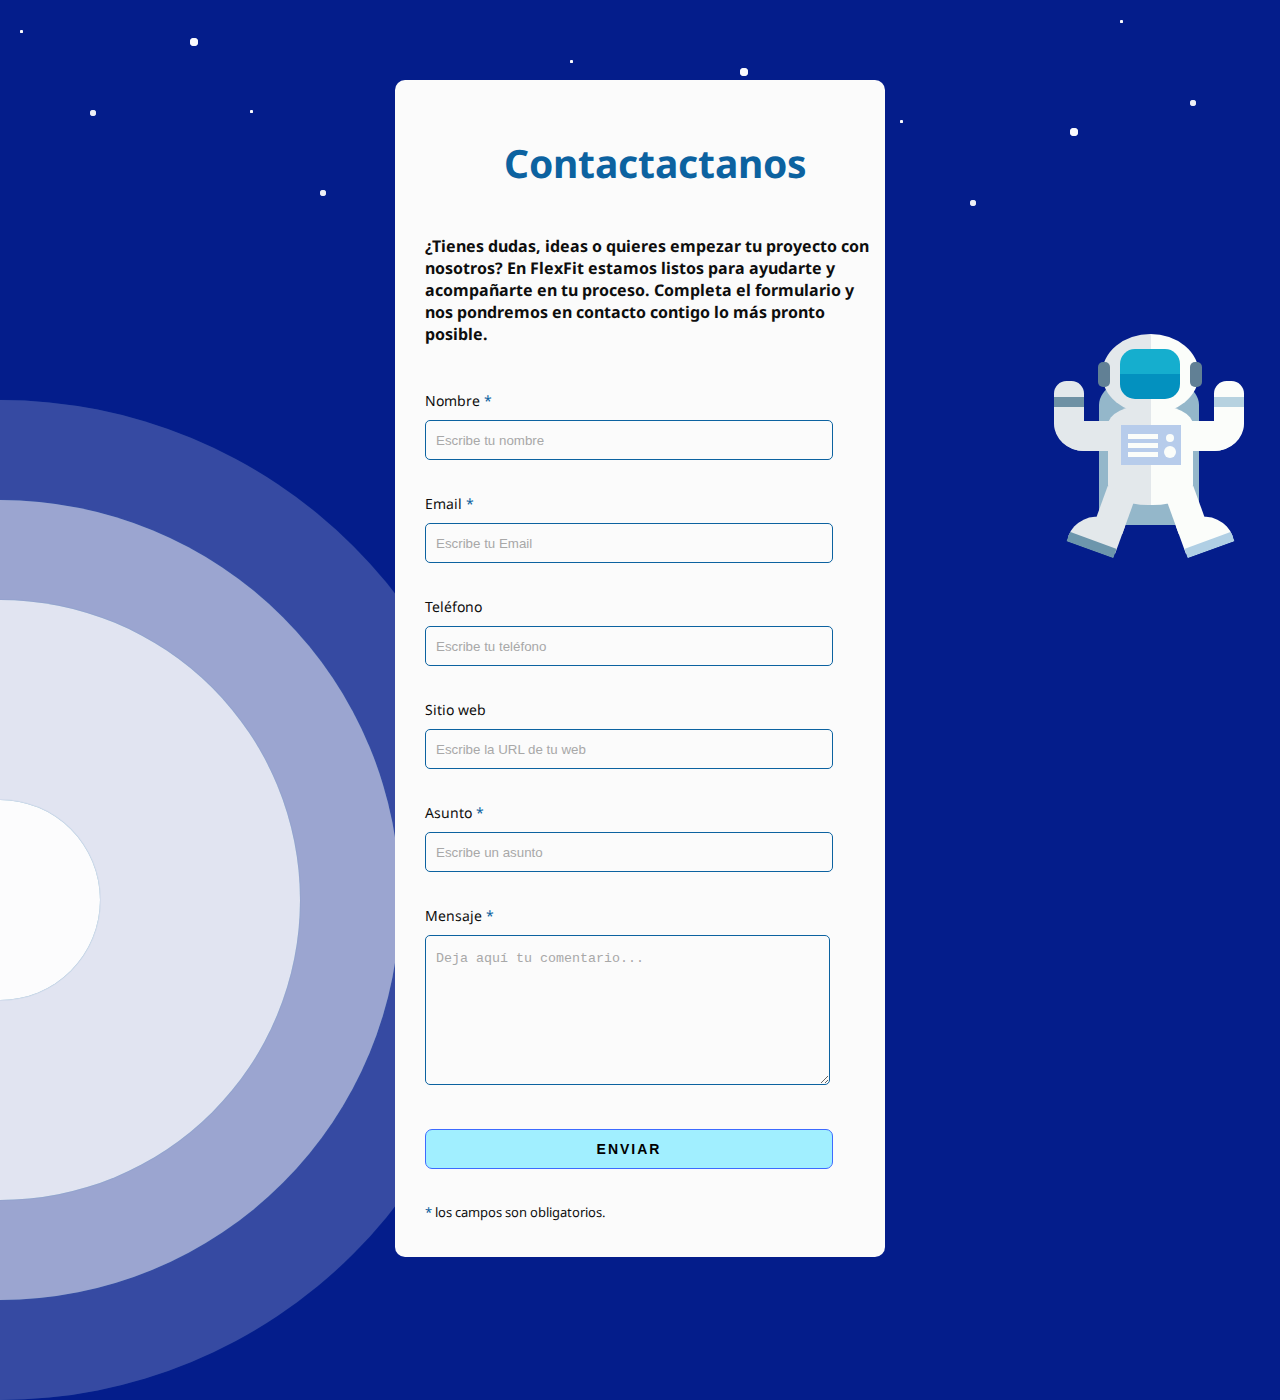
<file: contacto/contacto.html>
<html lang="es">
<head>
	<meta charset="UTF-8">
	<title>Contactanos</title>
  <link rel="icon" href="/img/ejercicio.png">
  <link rel="stylesheet" href="contacto.css">
  
  </head>


<body>	

  <!-- inicio del fondo -->
       <!-- aqui inicia el objeto-->
            <div class="box-of-star1">
    <div class="star star-position1"></div>
    <div class="star star-position2"></div>
    <div class="star star-position3"></div>
    <div class="star star-position4"></div>
    <div class="star star-position5"></div>
    <div class="star star-position6"></div>
    <div class="star star-position7"></div>
  </div>
  <div class="box-of-star2">
    <div class="star star-position1"></div>
    <div class="star star-position2"></div>
    <div class="star star-position3"></div>
    <div class="star star-position4"></div>
    <div class="star star-position5"></div>
    <div class="star star-position6"></div>
    <div class="star star-position7"></div>
  </div>
  <div class="box-of-star3">
    <div class="star star-position1"></div>
    <div class="star star-position2"></div>
    <div class="star star-position3"></div>
    <div class="star star-position4"></div>
    <div class="star star-position5"></div>
    <div class="star star-position6"></div>
    <div class="star star-position7"></div>
  </div>
  <div class="box-of-star4">
    <div class="star star-position1"></div>
    <div class="star star-position2"></div>
    <div class="star star-position3"></div>
    <div class="star star-position4"></div>
    <div class="star star-position5"></div>
    <div class="star star-position6"></div>
    <div class="star star-position7"></div>
  </div>
  <div data-js="astro" class="astronaut">
    <div class="head"></div>
    <div class="arm arm-left"></div>
    <div class="arm arm-right"></div>
    <div class="body">
      <div class="panel"></div>
    </div>
    <div class="leg leg-left"></div>
    <div class="leg leg-right"></div>
    <div class="schoolbag"></div>
  </div>
    <!-- Aqui termina el objeto-->
    <div class='ripple-background'>
  <div class='circle xxlarge shade1'></div>
  <div class='circle xlarge shade2'></div>
  <div class='circle large shade3'></div>
  <div class='circle mediun shade4'></div>
  <div class='circle small shade5'></div>
</div> 
   <!-- fin del fondo --> 
  
  <!-- formulario de contacto en html y css -->  

	<div class="contact_form">

		<div class="formulario">			
      <h1 class="con">Contactactanos</h1>
				<h3>¿Tienes dudas, ideas o quieres empezar tu proyecto con nosotros?
En FlexFit estamos listos para ayudarte y acompañarte en tu proceso.
Completa el formulario y nos pondremos en contacto contigo lo más pronto posible.</h3>


					<form action="submeter-formulario.php" method="post">				

						
								<p>
									<label for="nombre" class="colocar_nombre">Nombre
										<span class="obligatorio">*</span>
									</label>
										<input type="text" name="introducir_nombre" id="nombre" required="obligatorio" placeholder="Escribe tu nombre">
								</p>
							
								<p>
									<label for="email" class="colocar_email">Email
										<span class="obligatorio">*</span>
									</label>
										<input type="email" name="introducir_email" id="email" required="obligatorio" placeholder="Escribe tu Email">
								</p>
						
								<p>
									<label for="telefone" class="colocar_telefono">Teléfono
									</label>
										<input type="tel" name="introducir_telefono" id="telefono" placeholder="Escribe tu teléfono">
								</p>		
							
								<p>
									<label for="website" class="colocar_website">Sitio web
									</label>
										<input type="url" name="introducir_website" id="website" placeholder="Escribe la URL de tu web">
								</p>		
							
								<p>
									<label for="asunto" class="colocar_asunto">Asunto
										<span class="obligatorio">*</span>
									</label>
										<input type="text" name="introducir_asunto" id="assunto" required="obligatorio" placeholder="Escribe un asunto">
								</p>		
							
								<p>
									<label for="mensaje" class="colocar_mensaje">Mensaje
										<span class="obligatorio">*</span>
									</label>                     
                               		  <textarea name="introducir_mensaje" class="texto_mensaje" id="mensaje" required="obligatorio" placeholder="Deja aquí tu comentario..."></textarea> 
                               	</p>	  								
							
								 <input class="botons" type="submit" value="Enviar">
    <p><a href="file:///C:/Users/USUARIO/Downloads/PAgina%204/registros/Iniciarsesion.html"></a></p>
  

								<p class="aviso">
									<span class="obligatorio"> * </span>los campos son obligatorios.
								</p>					
						
					</form>
		</div>	
	</div>

</body>
</html>


<!-- creado por javiniguez.com, Julio 2019 -->
</file>
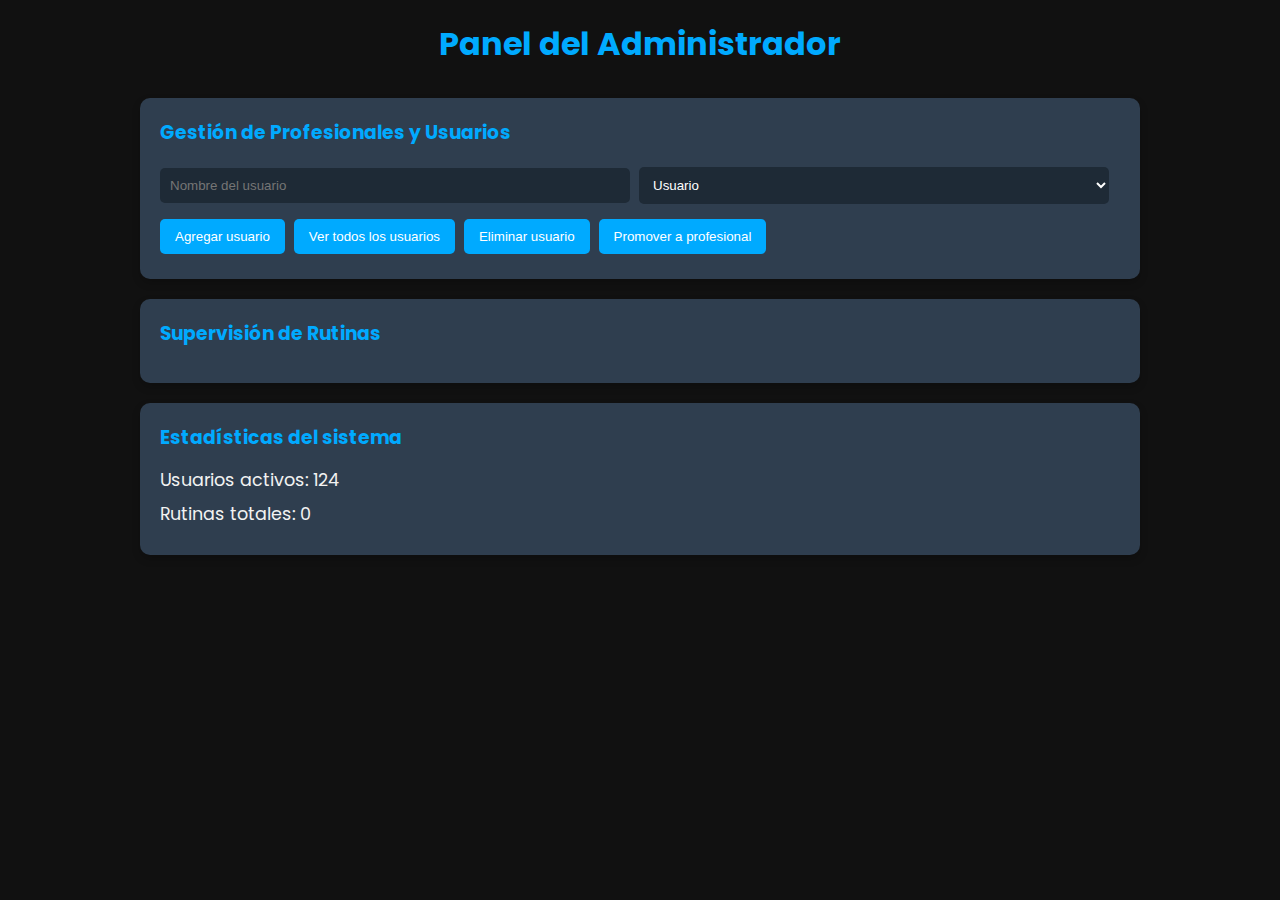
<file: registros/admin.html>
<!-- ADMINISTRADOR - admin.html -->
<!DOCTYPE html>
<html lang="es">
<head>
  <meta charset="UTF-8">
  <meta name="viewport" content="width=device-width, initial-scale=1.0">
  <title>Panel Administrador - FLEXFIT</title>
  <style>
    @import url('https://fonts.googleapis.com/css2?family=Caprasimo&family=Poppins:ital,wght@0,100;0,200;0,300;0,400;0,500;0,600;0,700;0,800;0,900;1,100;1,200;1,300;1,400;1,500;1,600;1,700;1,800;1,900&display=swap');

    * {
      box-sizing: border-box;
      margin: 0;
      padding: 0;
    }
    html {
  background-color: #111;
    }
    body {
      background-color: transparent;
      color: #f2f2f2;
      padding: 20px;
      margin: 0;
      height: auto;
      overflow-y: auto;
      font-family: 'poppins', sans-serif ;
    }
    .lines {
      position: absolute;
      top: 0;
      left: 0;
      right: 0;
      height: 100%;
      margin: auto;
      width: 90vw;
      display: flex;
      justify-content: space-between;
      z-index: -1;
    }
    .line {
      position: relative;
      width: 1px;
      height: 100%;
      overflow: hidden;
    }
    .line::after {
      content: '';
      display: block;
      position: absolute;
      height: 15vh;
      width: 100%;
      top: -50%;
      left: 0;
      background: linear-gradient(to bottom, rgba(255, 255, 255, 0) 0%, #ffffff 75%, #ffffff 100%);
      animation: drop 7s 0s infinite;
      animation-fill-mode: forwards;
      animation-timing-function: cubic-bezier(0.4, 0.26, 0, 0.97);
    }
    .line:nth-child(1)::after { background: linear-gradient(to bottom, rgba(255, 255, 255, 0) 0%, #FF4500 75%, #FF4500 100%); animation-delay: 0.5s; }
    .line:nth-child(2)::after { background: linear-gradient(to bottom, rgba(255, 255, 255, 0) 0%, #32CD32 75%, #32CD32 100%); animation-delay: 1s; }
    .line:nth-child(3)::after { background: linear-gradient(to bottom, rgba(255, 255, 255, 0) 0%, #1E90FF 75%, #1E90FF 100%); animation-delay: 1.5s; }
    .line:nth-child(4)::after { background: linear-gradient(to bottom, rgba(255, 255, 255, 0) 0%, #FFD700 75%, #FFD700 100%); animation-delay: 2s; }
    .line:nth-child(5)::after { background: linear-gradient(to bottom, rgba(255, 255, 255, 0) 0%, #8A2BE2 75%, #8A2BE2 100%); animation-delay: 2.5s; }
    .line:nth-child(6)::after { background: linear-gradient(to bottom, rgba(255, 255, 255, 0) 0%, #20B2AA 75%, #20B2AA 100%); animation-delay: 3s; }
    .line:nth-child(7)::after { background: linear-gradient(to bottom, rgba(255, 255, 255, 0) 0%, #DC143C 75%, #DC143C 100%); animation-delay: 3.5s; }
    .line:nth-child(8)::after { background: linear-gradient(to bottom, rgba(255, 255, 255, 0) 0%, #00FA9A 75%, #00FA9A 100%); animation-delay: 4s; }
    .line:nth-child(9)::after { background: linear-gradient(to bottom, rgba(255, 255, 255, 0) 0%, #FF1493 75%, #FF1493 100%); animation-delay: 4.5s; }
    .line:nth-child(10)::after { background: linear-gradient(to bottom, rgba(255, 255, 255, 0) 0%, #00BFFF 75%, #00BFFF 100%); animation-delay: 5s; }

    @keyframes drop {
      0% { top: -50%; }
      100% { top: 110%; }
    }

    h1 {
      color: #00aaff;
      text-align: center;
      margin-bottom: 30px;
    }
    .container {
      max-width: 1000px;
      margin: 0 auto;
      position: relative;
      z-index: 1;
    }
    .card {
      background-color: #2f3e4f;
      padding: 20px;
      margin: 20px 0;
      border-radius: 10px;
      box-shadow: 0 4px 8px rgba(0,0,0,0.2);
    }
    .card h3 {
      color: #00aaff;
      margin-bottom: 15px;
    }
    button {
      background-color: #00aaff;
      color: white;
      border: none;
      padding: 10px 15px;
      border-radius: 5px;
      cursor: pointer;
      margin: 5px 5px 5px 0;
      transition: background-color 0.3s;
    }
    button:hover {
      background-color: #0088cc;
    }
    input, select {
      padding: 10px;
      border-radius: 5px;
      border: none;
      margin: 5px 5px 10px 0;
      width: calc(50% - 10px);
      background-color: #1e2a36;
      color: white;
    }
    select option {
      background-color: #1e2a36;
      color: white;
    }
    ul {
      list-style-type: none;
      padding: 0;
    }
    ul li {
      background-color: #1e2a36;
      padding: 10px;
      margin: 5px 0;
      border-radius: 5px;
    }
    .routine {
      background-color: #1e2a36;
      padding: 15px;
      border-radius: 10px;
      margin: 15px 0;
      box-shadow: 0 2px 4px rgba(0,0,0,0.1);
    }
    .routine h4 {
      margin: 0 0 10px;
      color: #00aaff;
    }
    .stats p {
      font-size: 1.1em;
      margin: 8px 0;
    }
  </style>
</head>
<body>
  <div class="lines">
    <div class="line"></div>
    <div class="line"></div>
    <div class="line"></div>
    <div class="line"></div>
    <div class="line"></div>
    <div class="line"></div>
    <div class="line"></div>
    <div class="line"></div>
    <div class="line"></div>
    <div class="line"></div>
  </div>

  <div class="container">
    <h1>Panel del Administrador</h1>

    <div class="card">
      <h3>Gestión de Profesionales y Usuarios</h3>
      <div>
        <input type="text" id="nombreUsuario" placeholder="Nombre del usuario">
        <select id="rolUsuario">
          <option value="usuario">Usuario</option>
          <option value="profesional">Profesional</option>
        </select>
      </div>
      <div>
        <button onclick="agregarUsuario()">Agregar usuario</button>
        <button onclick="verUsuarios()">Ver todos los usuarios</button>
        <button onclick="eliminarUsuario()">Eliminar usuario</button>
        <button onclick="promoverProfesional()">Promover a profesional</button>
      </div>
      <div id="usuariosLista"></div>
    </div>

    <div class="card">
      <h3>Supervisión de Rutinas</h3>
      <div id="rutinasAdmin"></div>
    </div>

    <div class="card stats">
      <h3>Estadísticas del sistema</h3>
      <p>Usuarios activos: 124</p>
      <p id="contadorRutinas">Rutinas totales: 0</p>
    </div>
  </div>

  <script>
    let usuarios = [
      { nombre: "Carlos", rol: "usuario" },
      { nombre: "Ana", rol: "profesional" },
      { nombre: "Luis", rol: "usuario" }
    ];

    let rutinasPendientes = JSON.parse(localStorage.getItem("rutinasFlexfit")) || [];

    function agregarUsuario() {
      const nombre = document.getElementById("nombreUsuario").value.trim();
      const rol = document.getElementById("rolUsuario").value;
      if (nombre) {
        usuarios.push({ nombre, rol });
        verUsuarios();
        document.getElementById("nombreUsuario").value = "";
      }
    }

    function verUsuarios() {
      const contenedor = document.getElementById("usuariosLista");
      contenedor.innerHTML = "<ul>" + usuarios.map(u => `<li>${u.nombre} - ${u.rol}</li>`).join('') + "</ul>";
    }

    function eliminarUsuario() {
      const nombre = document.getElementById("nombreUsuario").value.trim();
      usuarios = usuarios.filter(u => u.nombre.toLowerCase() !== nombre.toLowerCase());
      verUsuarios();
    }

    function promoverProfesional() {
      const nombre = document.getElementById("nombreUsuario").value.trim();
      const usuario = usuarios.find(u => u.nombre.toLowerCase() === nombre.toLowerCase());
      if (usuario) {
        usuario.rol = "profesional";
        verUsuarios();
      }
    }

    function mostrarRutinasPendientes() {
      const contenedor = document.getElementById("rutinasAdmin");
      contenedor.innerHTML = "";
      rutinasPendientes.forEach((r, i) => {
        contenedor.innerHTML += `
          <div class="routine">
            <h4>${r.nombre}</h4>
            <p>${r.descripcion}</p>
            <button onclick="aceptarRutina(${i})">Aceptar</button>
            <button onclick="rechazarRutina(${i})">Rechazar</button>
          </div>
        `;
      });
      document.getElementById("contadorRutinas").innerText = `Rutinas totales: ${rutinasPendientes.length}`;
    }

    function aceptarRutina(index) {
      rutinasPendientes[index].aprobada = true;
      localStorage.setItem("rutinasFlexfit", JSON.stringify(rutinasPendientes));
      mostrarRutinasPendientes();
    }

    function rechazarRutina(index) {
      rutinasPendientes.splice(index, 1);
      localStorage.setItem("rutinasFlexfit", JSON.stringify(rutinasPendientes));
      mostrarRutinasPendientes();
    }

    mostrarRutinasPendientes();
  </script>
</body>
</html>
</file>
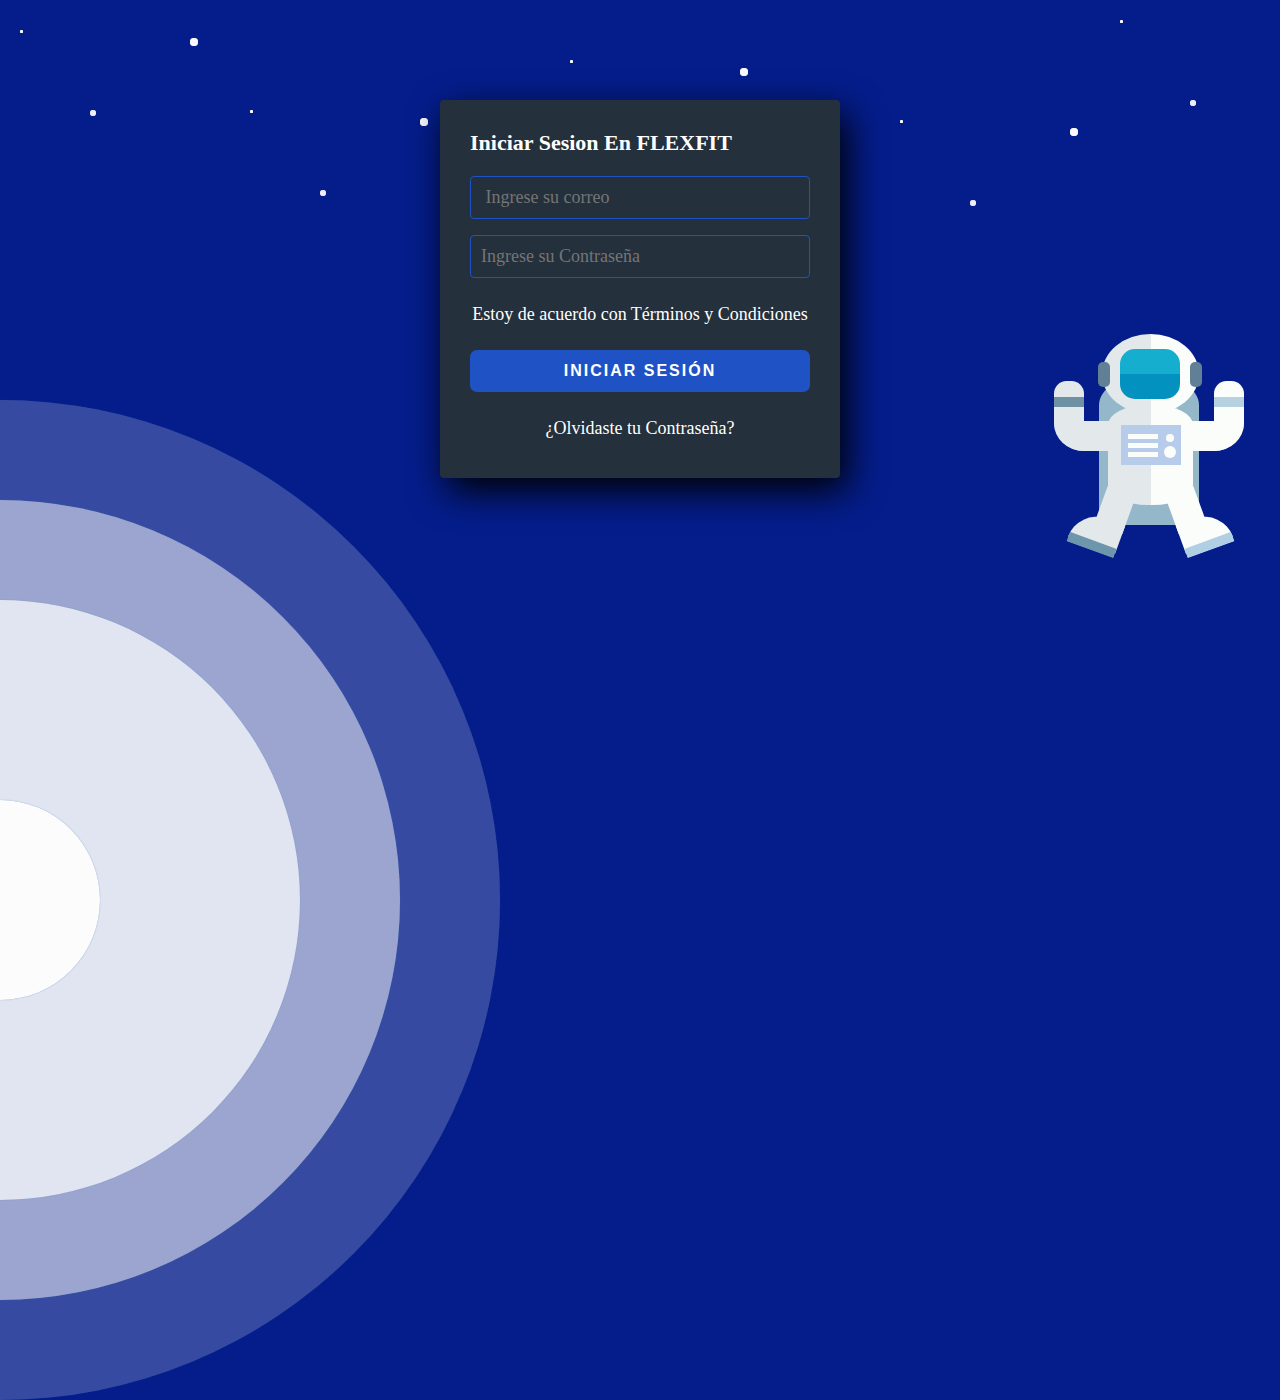
<file: registros/Iniciarsesion.html>
<!DOCTYPE html>
<html lang="en">
<head>
  <meta charset="UTF-8">
  <meta name="viewport" content="width=device-width, initial-scale=1.0">
  <meta http-equiv="X-UA-Compatible" content="ie=edge">
  <link rel="stylesheet" href="../registros/inicios.css">
<link rel="icon" href="/img/ejercicio.png">
  <title>Iniciar Sesion</title>
</head>
<body>
        <!-- aqui inicia el objeto-->
            <div class="box-of-star1">
    <div class="star star-position1"></div>
    <div class="star star-position2"></div>
    <div class="star star-position3"></div>
    <div class="star star-position4"></div>
    <div class="star star-position5"></div>
    <div class="star star-position6"></div>
    <div class="star star-position7"></div>
  </div>
  <div class="box-of-star2">
    <div class="star star-position1"></div>
    <div class="star star-position2"></div>
    <div class="star star-position3"></div>
    <div class="star star-position4"></div>
    <div class="star star-position5"></div>
    <div class="star star-position6"></div>
    <div class="star star-position7"></div>
  </div>
  <div class="box-of-star3">
    <div class="star star-position1"></div>
    <div class="star star-position2"></div>
    <div class="star star-position3"></div>
    <div class="star star-position4"></div>
    <div class="star star-position5"></div>
    <div class="star star-position6"></div>
    <div class="star star-position7"></div>
  </div>
  <div class="box-of-star4">
    <div class="star star-position1"></div>
    <div class="star star-position2"></div>
    <div class="star star-position3"></div>
    <div class="star star-position4"></div>
    <div class="star star-position5"></div>
    <div class="star star-position6"></div>
    <div class="star star-position7"></div>
  </div>
  <div data-js="astro" class="astronaut">
    <div class="head"></div>
    <div class="arm arm-left"></div>
    <div class="arm arm-right"></div>
    <div class="body">
      <div class="panel"></div>
    </div>
    <div class="leg leg-left"></div>
    <div class="leg leg-right"></div>
    <div class="schoolbag"></div>
  </div>
    <!-- Aqui termina el objeto-->
    <div class='ripple-background'>
  <div class='circle xxlarge shade1'></div>
  <div class='circle xlarge shade2'></div>
  <div class='circle large shade3'></div>
  <div class='circle mediun shade4'></div>
  <div class='circle small shade5'></div>
</div>
<section class="form-register">
  <h4>Iniciar Sesion En FLEXFIT</h4>
  <form id="loginForm">
    <input class="controls" type="email" name="correo" id="loginCorreo" placeholder=" Ingrese su correo">
    <input class="controls" type="password" name="password" id="loginPassword" placeholder="Ingrese su Contraseña">
    <p>Estoy de acuerdo con <a href="#">Términos y Condiciones</a></p>
    <input class="botons" type="submit" value="Iniciar Sesión">
    <p><a href="#">¿Olvidaste tu Contraseña?</a></p>
  </form>
</section>
<script>
  document.getElementById("loginForm").addEventListener("submit", function(e) {
  e.preventDefault();

  const correo = document.getElementById("loginCorreo").value.trim();
  const password = document.getElementById("loginPassword").value;

  const usuarios = [
    { correo: "admin@flex.com", contraseña: "admin123", rol: "administrador" },
    { correo: "user@flex.com", contraseña: "user123", rol: "usuario" },
    { correo: "pro@flex.com", contraseña: "pro123", rol: "profesional" }
  ];

  const usuario = usuarios.find(
    u => u.correo === correo && u.contraseña === password
  );

  if (usuario) {
    // Puedes guardar el rol para usarlo luego si deseas
    localStorage.setItem("rol", usuario.rol);
    localStorage.setItem("correo", usuario.correo);

    switch (usuario.rol) {
      case "administrador":
        window.location.href = "admin.html";
        break;
      case "usuario":
        window.location.href = "usuario.html";
        break;
      case "profesional":
        window.location.href = "profesional.html";
        break;
    }
  } else {
    alert("Correo o contraseña incorrectos.");
  }
});

</script>


</body>
</html>
</file>
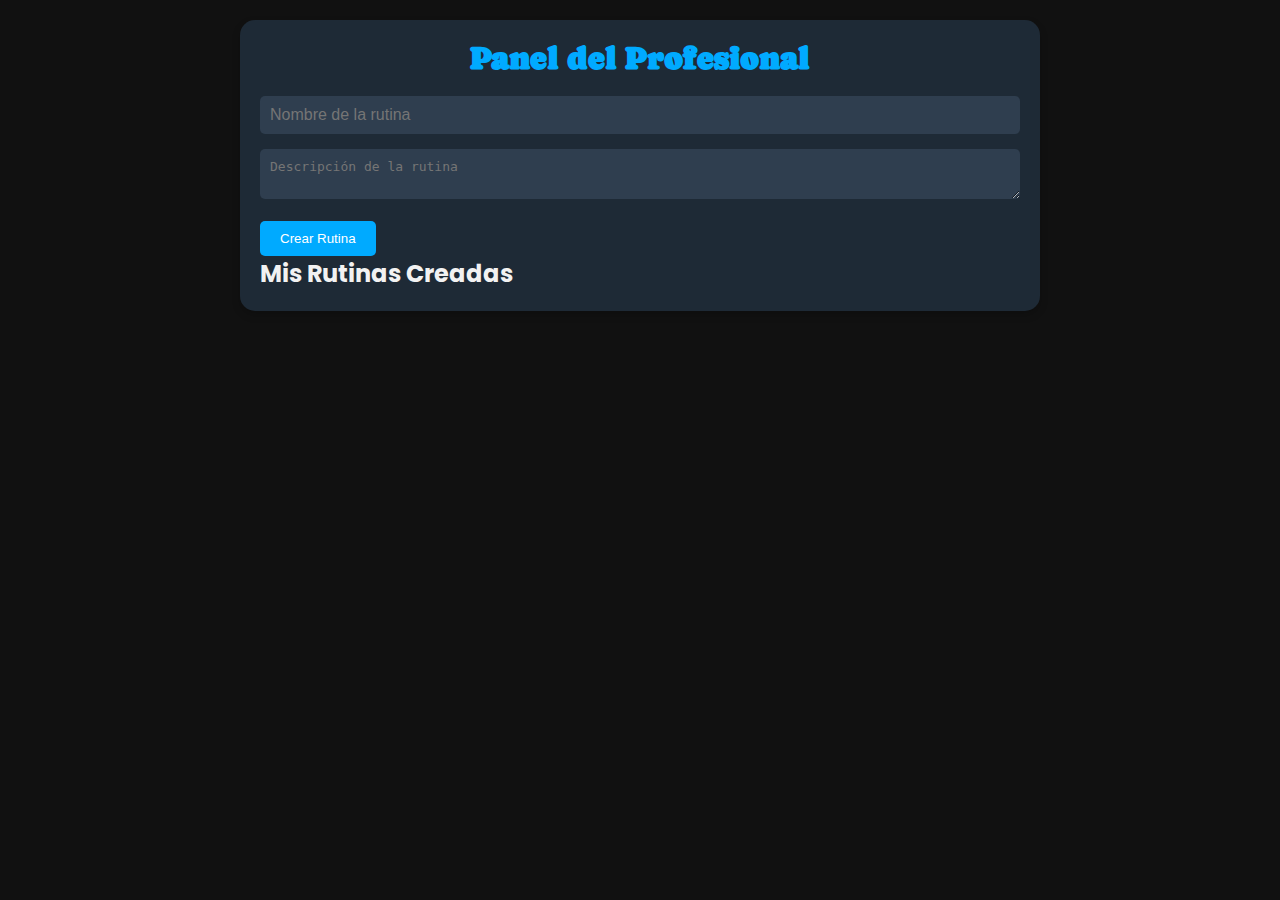
<file: registros/profesional.html>
<!DOCTYPE html>
<html lang="es">
<head>
  <meta charset="UTF-8">
  <meta name="viewport" content="width=device-width, initial-scale=1.0">
  <title>Panel Profesional - FLEXFIT</title>
  <link href="https://fonts.googleapis.com/css2?family=Caprasimo&family=Poppins:wght@300;400;500;600;700&display=swap" rel="stylesheet">
  <style>
    * {
      box-sizing: border-box;
      margin: 0;
      padding: 0;
    }
    html {
        background-color: #111;
    }
    body {
      background-color: transparent;
      color: #f2f2f2;
      font-family: 'Poppins', sans-serif;
      padding: 20px;
      height: auto;
      overflow-y: auto;
    }
    .lines {
      position: absolute;
      top: 0;
      left: 0;
      right: 0;
      height: 100%;
      margin: auto;
      width: 90vw;
      display: flex;
      justify-content: space-between;
      z-index: -1;
    }
    .line {
      position: relative;
      width: 1px;
      height: 100%;
      overflow: hidden;
    }
    .line::after {
      content: '';
      display: block;
      position: absolute;
      height: 15vh;
      width: 100%;
      top: -50%;
      left: 0;
      animation: drop 7s infinite cubic-bezier(0.4, 0.26, 0, 0.97);
    }
    .line:nth-child(1)::after { background: linear-gradient(to bottom, rgba(255,255,255,0) 0%, #FF4500 75%, #FF4500); animation-delay: 0.5s; }
    .line:nth-child(2)::after { background: linear-gradient(to bottom, rgba(255,255,255,0) 0%, #32CD32 75%, #32CD32); animation-delay: 1s; }
    .line:nth-child(3)::after { background: linear-gradient(to bottom, rgba(255,255,255,0) 0%, #1E90FF 75%, #1E90FF); animation-delay: 1.5s; }
    .line:nth-child(4)::after { background: linear-gradient(to bottom, rgba(255,255,255,0) 0%, #FFD700 75%, #FFD700); animation-delay: 2s; }
    .line:nth-child(5)::after { background: linear-gradient(to bottom, rgba(255,255,255,0) 0%, #8A2BE2 75%, #8A2BE2); animation-delay: 2.5s; }
    .line:nth-child(6)::after { background: linear-gradient(to bottom, rgba(255,255,255,0) 0%, #20B2AA 75%, #20B2AA); animation-delay: 3s; }
    .line:nth-child(7)::after { background: linear-gradient(to bottom, rgba(255,255,255,0) 0%, #DC143C 75%, #DC143C); animation-delay: 3.5s; }
    .line:nth-child(8)::after { background: linear-gradient(to bottom, rgba(255,255,255,0) 0%, #00FA9A 75%, #00FA9A); animation-delay: 4s; }
    .line:nth-child(9)::after { background: linear-gradient(to bottom, rgba(255,255,255,0) 0%, #FF1493 75%, #FF1493); animation-delay: 4.5s; }
    .line:nth-child(10)::after { background: linear-gradient(to bottom, rgba(255,255,255,0) 0%, #00BFFF 75%, #00BFFF); animation-delay: 5s; }
    @keyframes drop {
      0% { top: -50%; }
      100% { top: 110%; }
    }

    h1 {
      font-family: 'Caprasimo', cursive;
      text-align: center;
      margin-bottom: 20px;
      color: #00aaff;
    }
    .container {
      max-width: 800px;
      margin: auto;
      background-color: #1e2a36;
      padding: 20px;
      border-radius: 15px;
      box-shadow: 0 4px 8px rgba(0,0,0,0.2);
      position: relative;
      z-index: 1;
    }
    input, textarea {
      width: 100%;
      padding: 10px;
      margin-bottom: 15px;
      border: none;
      border-radius: 5px;
      background-color: #2f3e4f;
      color: white;
      font-size: 1em;
    }
    button {
      background-color: #00aaff;
      color: white;
      border: none;
      padding: 10px 20px;
      border-radius: 5px;
      cursor: pointer;
      font-weight: 500;
    }
    button:hover {
      background-color: #0088cc;
    }
    .rutina-item {
      background-color: #2f3e4f;
      padding: 10px;
      margin: 10px 0;
      border-radius: 5px;
    }
    .rutina-item h4 {
      margin: 0 0 5px;
      color: #00aaff;
    }
  </style>
</head>
<body>
  <div class="lines">
    <div class="line"></div>
    <div class="line"></div>
    <div class="line"></div>
    <div class="line"></div>
    <div class="line"></div>
    <div class="line"></div>
    <div class="line"></div>
    <div class="line"></div>
    <div class="line"></div>
    <div class="line"></div>
  </div>

  <div class="container">
    <h1>Panel del Profesional</h1>
    <input type="text" id="nombreRutina" placeholder="Nombre de la rutina">
    <textarea id="descripcionRutina" placeholder="Descripción de la rutina"></textarea>
    <button onclick="crearRutina()">Crear Rutina</button>

    <div id="misRutinas"></div>
  </div>

  <script>
    let rutinas = JSON.parse(localStorage.getItem("rutinasFlexfit")) || [];

    function crearRutina() {
      const nombre = document.getElementById("nombreRutina").value.trim();
      const descripcion = document.getElementById("descripcionRutina").value.trim();
      if (nombre && descripcion) {
        rutinas.push({ nombre, descripcion, aprobada: false });
        localStorage.setItem("rutinasFlexfit", JSON.stringify(rutinas));
        mostrarRutinas();
        document.getElementById("nombreRutina").value = "";
        document.getElementById("descripcionRutina").value = "";
      }
    }

    function mostrarRutinas() {
      const contenedor = document.getElementById("misRutinas");
      contenedor.innerHTML = "<h2>Mis Rutinas Creadas</h2>";
      rutinas.forEach(r => {
        contenedor.innerHTML += `
          <div class="rutina-item">
            <h4>${r.nombre}</h4>
            <p>${r.descripcion}</p>
            <p>${r.aprobada ? '✅ Aprobada' : '⏳ En revisión'}</p>
          </div>
        `;
      });
    }

    mostrarRutinas();
  </script>
</body>
</html>
</file>
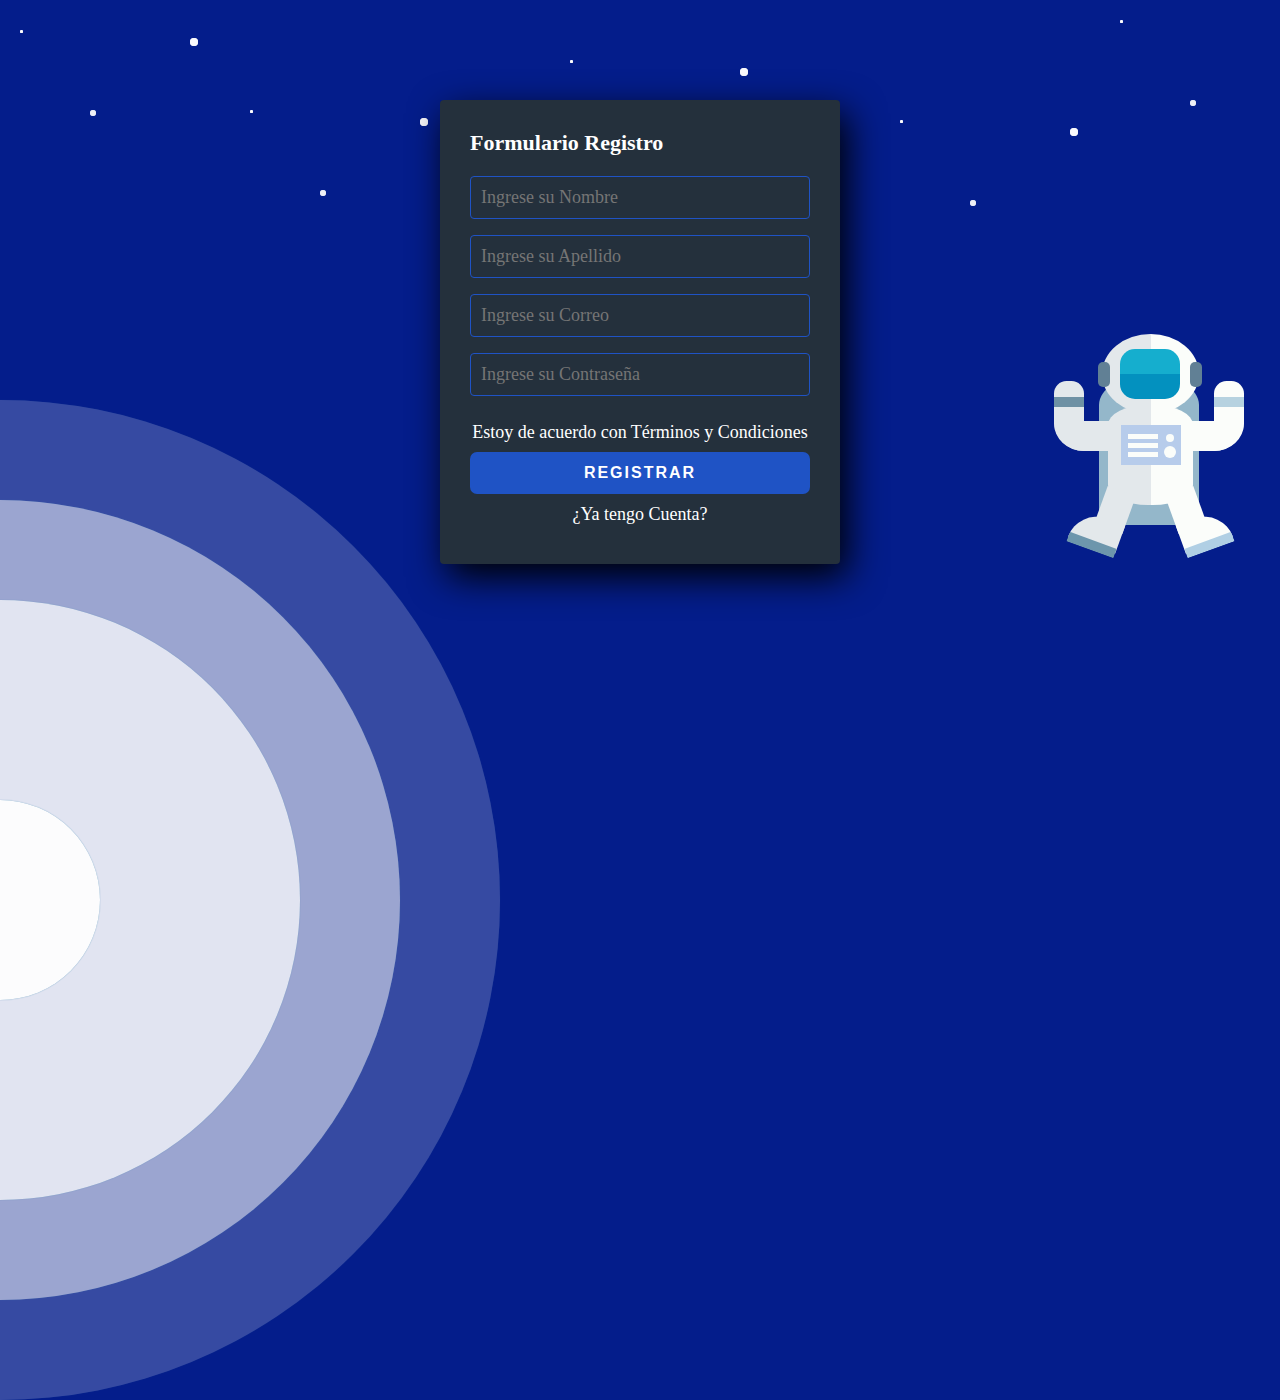
<file: registros/registro.html>
<!DOCTYPE html>
<html lang="en">
<head>
  <meta charset="UTF-8">
  <meta name="viewport" content="width=device-width, initial-scale=1.0">
  <meta http-equiv="X-UA-Compatible" content="ie=edge">
  <link rel="stylesheet" href="../registros/registro.css">
 <link rel="icon" href="img/ejercicio.png">
  <title>Formulario Registro</title>
</head>
<body>

    <!-- aqui inicia el objeto-->
            <div class="box-of-star1">
    <div class="star star-position1"></div>
    <div class="star star-position2"></div>
    <div class="star star-position3"></div>
    <div class="star star-position4"></div>
    <div class="star star-position5"></div>
    <div class="star star-position6"></div>
    <div class="star star-position7"></div>
  </div>
  <div class="box-of-star2">
    <div class="star star-position1"></div>
    <div class="star star-position2"></div>
    <div class="star star-position3"></div>
    <div class="star star-position4"></div>
    <div class="star star-position5"></div>
    <div class="star star-position6"></div>
    <div class="star star-position7"></div>
  </div>
  <div class="box-of-star3">
    <div class="star star-position1"></div>
    <div class="star star-position2"></div>
    <div class="star star-position3"></div>
    <div class="star star-position4"></div>
    <div class="star star-position5"></div>
    <div class="star star-position6"></div>
    <div class="star star-position7"></div>
  </div>
  <div class="box-of-star4">
    <div class="star star-position1"></div>
    <div class="star star-position2"></div>
    <div class="star star-position3"></div>
    <div class="star star-position4"></div>
    <div class="star star-position5"></div>
    <div class="star star-position6"></div>
    <div class="star star-position7"></div>
  </div>
  <div data-js="astro" class="astronaut">
    <div class="head"></div>
    <div class="arm arm-left"></div>
    <div class="arm arm-right"></div>
    <div class="body">
      <div class="panel"></div>
    </div>
    <div class="leg leg-left"></div>
    <div class="leg leg-right"></div>
    <div class="schoolbag"></div>
  </div>
    <!-- Aqui termina el objeto-->
    <div class='ripple-background'>
  <div class='circle xxlarge shade1'></div>
  <div class='circle xlarge shade2'></div>
  <div class='circle large shade3'></div>
  <div class='circle mediun shade4'></div>
  <div class='circle small shade5'></div>
</div>
<section class="form-register">
  <h4>Formulario Registro</h4>
  <form id="registroForm">
    <input class="controls" type="text" name="nombres" id="registroNombres" placeholder="Ingrese su Nombre">
    <input class="controls" type="text" name="apellidos" id="registroApellidos" placeholder="Ingrese su Apellido">
    <input class="controls" type="email" name="correo" id="registroCorreo" placeholder="Ingrese su Correo">
    <input class="controls" type="password" name="password" id="registroPassword" placeholder="Ingrese su Contraseña">
    <p>Estoy de acuerdo con <a href="#">Términos y Condiciones</a></p>
    <input class="botons" type="submit" value="Registrar">
    <p><a href="Iniciarsesion.html">¿Ya tengo Cuenta?</a></p>
  </form>
</section>

</body>
</html>
</file>
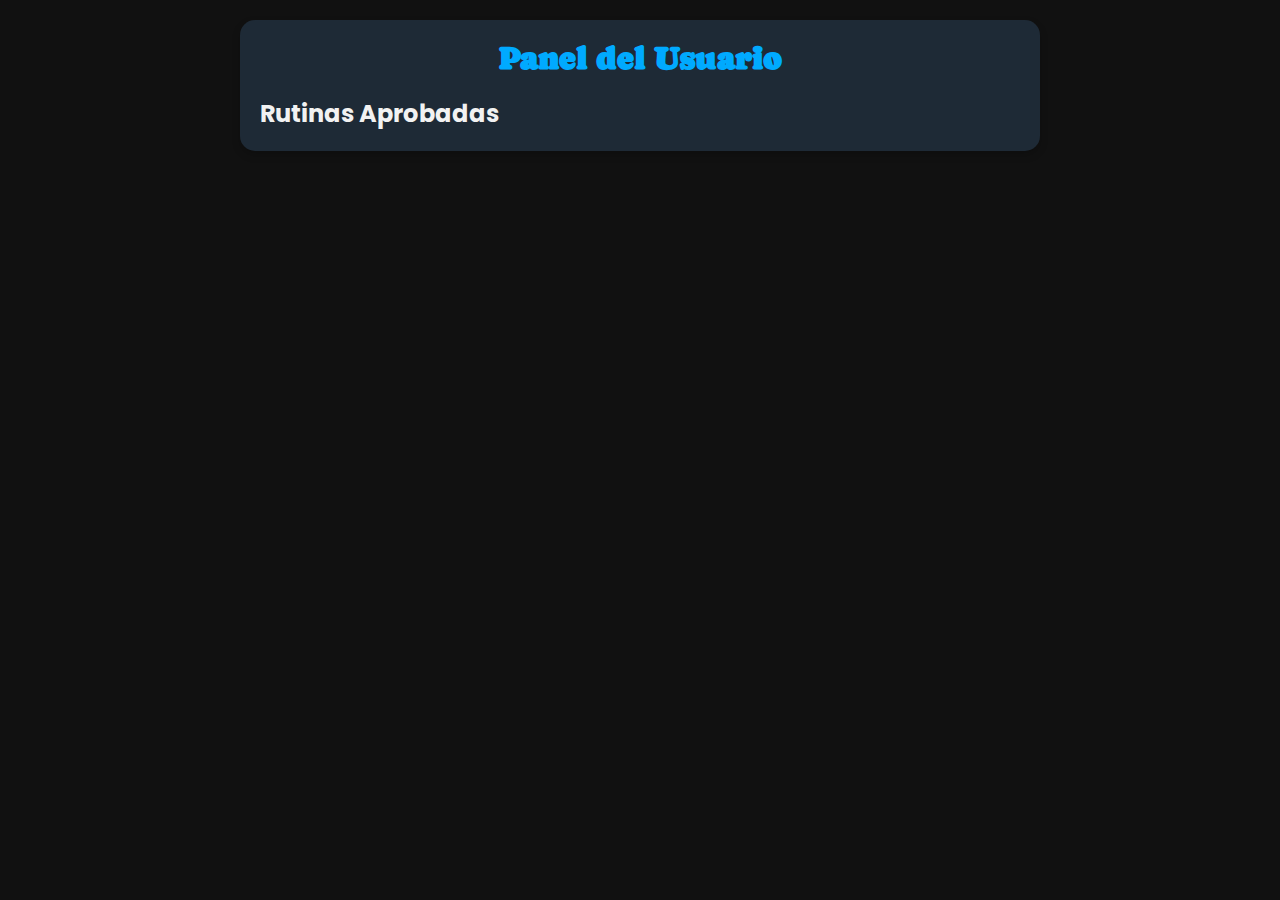
<file: registros/usuario.html>
<!DOCTYPE html>
<html lang="es">
<head>
  <meta charset="UTF-8">
  <meta name="viewport" content="width=device-width, initial-scale=1.0">
  <title>Panel De Rutinas - FLEXFIT</title>
  <link href="https://fonts.googleapis.com/css2?family=Caprasimo&family=Poppins:wght@300;400;500;600;700&display=swap" rel="stylesheet">
  <style>
    * {
      box-sizing: border-box;
      margin: 0;
      padding: 0;
    }

    html {
  background-color: #111;
    }
    body {
      background-color: transparent;
      color: #f2f2f2;
      font-family: 'Poppins', sans-serif;
      padding: 20px;
      height: auto;
      overflow-y: auto;
    }
    .lines {
      position: absolute;
      top: 0;
      left: 0;
      right: 0;
      height: 100%;
      margin: auto;
      width: 90vw;
      display: flex;
      justify-content: space-between;
      z-index: -1;
    }
    .line {
      position: relative;
      width: 1px;
      height: 100%;
      overflow: hidden;
    }
    .line::after {
      content: '';
      display: block;
      position: absolute;
      height: 15vh;
      width: 100%;
      top: -50%;
      left: 0;
      animation: drop 7s infinite cubic-bezier(0.4, 0.26, 0, 0.97);
    }
    .line:nth-child(1)::after { background: linear-gradient(to bottom, rgba(255,255,255,0) 0%, #FF4500 75%, #FF4500); animation-delay: 0.5s; }
    .line:nth-child(2)::after { background: linear-gradient(to bottom, rgba(255,255,255,0) 0%, #32CD32 75%, #32CD32); animation-delay: 1s; }
    .line:nth-child(3)::after { background: linear-gradient(to bottom, rgba(255,255,255,0) 0%, #1E90FF 75%, #1E90FF); animation-delay: 1.5s; }
    .line:nth-child(4)::after { background: linear-gradient(to bottom, rgba(255,255,255,0) 0%, #FFD700 75%, #FFD700); animation-delay: 2s; }
    .line:nth-child(5)::after { background: linear-gradient(to bottom, rgba(255,255,255,0) 0%, #8A2BE2 75%, #8A2BE2); animation-delay: 2.5s; }
    .line:nth-child(6)::after { background: linear-gradient(to bottom, rgba(255,255,255,0) 0%, #20B2AA 75%, #20B2AA); animation-delay: 3s; }
    .line:nth-child(7)::after { background: linear-gradient(to bottom, rgba(255,255,255,0) 0%, #DC143C 75%, #DC143C); animation-delay: 3.5s; }
    .line:nth-child(8)::after { background: linear-gradient(to bottom, rgba(255,255,255,0) 0%, #00FA9A 75%, #00FA9A); animation-delay: 4s; }
    .line:nth-child(9)::after { background: linear-gradient(to bottom, rgba(255,255,255,0) 0%, #FF1493 75%, #FF1493); animation-delay: 4.5s; }
    .line:nth-child(10)::after { background: linear-gradient(to bottom, rgba(255,255,255,0) 0%, #00BFFF 75%, #00BFFF); animation-delay: 5s; }
    @keyframes drop {
      0% { top: -50%; }
      100% { top: 110%; }
    }

    h1 {
      font-family: 'Caprasimo', cursive;
      text-align: center;
      margin-bottom: 20px;
      color: #00aaff;
    }
    .container {
      max-width: 800px;
      margin: auto;
      background-color: #1e2a36;
      padding: 20px;
      border-radius: 15px;
      box-shadow: 0 4px 8px rgba(0,0,0,0.2);
      position: relative;
      z-index: 1;
    }
    .rutina-item {
      background-color: #2f3e4f;
      padding: 10px;
      margin: 10px 0;
      border-radius: 5px;
    }
    .rutina-item h4 {
      margin: 0 0 5px;
      color: #00aaff;
    }
    .rutina-item p {
      font-size: 0.95em;
    }
  </style>
</head>
<body>
  <div class="lines">
    <div class="line"></div>
    <div class="line"></div>
    <div class="line"></div>
    <div class="line"></div>
    <div class="line"></div>
    <div class="line"></div>
    <div class="line"></div>
    <div class="line"></div>
    <div class="line"></div>
    <div class="line"></div>
  </div>

  <div class="container">
    <h1>Panel del Usuario</h1>
    <div id="rutinasUsuario"></div>
  </div>

  <script>
    const rutinas = JSON.parse(localStorage.getItem("rutinasFlexfit")) || [];

    function mostrarRutinas() {
      const contenedor = document.getElementById("rutinasUsuario");
      contenedor.innerHTML = "<h2>Rutinas Aprobadas</h2>";
      const aprobadas = rutinas.filter(r => r.aprobada);
      aprobadas.forEach(r => {
        contenedor.innerHTML += `
          <div class="rutina-item">
            <h4>${r.nombre}</h4>
            <p>${r.descripcion}</p>
          </div>
        `;
      });
    }

    mostrarRutinas();
  </script>
</body>
</html>
</file>
<file: contacto/contacto.css>
/* Importación de fuentes de google fonts */ 
@import url(https://fonts.googleapis.com/css?family=Noto+Sans);


body{
	height: 100%; 
	font-family: 'Noto Sans', sans-serif;
  background-color: #1E90FF; 
}


.contact_form{	
	width: 460px; 
  height: auto;
  margin: 80px auto;
	border-radius: 10px;  
	padding-top: 30px;
	padding-bottom: 20px;  
  background-color: #fbfbfb; 
  padding-left: 30px; 
  position: relative;
  z-index: 10;
}


input{
	background-color: #fbfbfb; 
	width: 408px; 
	height: 40px; 
	border-radius: 5px;  
	border-style: solid; 
	border-width: 1px; 
	border-color: #0c62a0; 
	margin-top: 10px;  
	padding-left: 10px;
  margin-bottom: 20px; 
}


textarea{
  background-color: #fbfbfb; 
	width: 405px; 
	height: 150px; 
	border-radius: 5px;  
	border-style: solid; 
	border-width: 1px; 
	border-color: #0c62a0; 
	margin-top: 10px;  
	padding-left: 10px;
  margin-bottom: 20px; 
  padding-top: 15px; 
}


label{
  display: block; 
	float: center; 	
}


button{
	height: 45px; 
	padding-left: 5px;
	padding-right: 5px; 	
	margin-bottom: 20px; 
	margin-top: 10px; 	
	text-transform: uppercase;
	background-color: #0c62a0; 
	border-color: #0c62a0; 
	border-style: solid; 
	border-radius: 10px;	
	width: 420px;   
  cursor: pointer;
}


button p{
	color: #fff; 
}


span{
	color: #0c62a0; 
}


.aviso{
	font-size: 13px;  
	color: #0e0e0e;  
}


h1{
	font-size: 39px;  
	text-align: letf; 
	padding-bottom: 20px; 
	color: #0c62a0;
}


h3{
	font-size: 16px; 
	padding-bottom: 30px;
	color: #0e0e0e;   
}


p{
	font-size: 14px; 
	color: #0e0e0e; 
}


::-webkit-input-placeholder {
 color: #a8a8a8;
}


::-webkit-textarea-placeholder {
 color: #a8a8a8;
}


.formulario input:focus{
	outline:0;
	border: 1px solid #97d848;
}


.formulario textarea:focus{
	outline:0;
	border: 1px solid #97d848;
}

.con {
    text-align: center;
} 


/* aqui inicia el fondo */

/*Fondo*/
body{
  background: #041d8b;
}


.circle{
  position: absolute;
  border-radius: 50%;
  background: white;
  animation: ripple 15s infinite;
  box-shadow: 0px 0px 1px 0px #508fb9;
}

.small{
  width: 200px;
  height: 200px;
  left: -100px;
  bottom: -100px;
}

.medium{
  width: 400px;
  height: 400px;
  left: -200px;
  bottom: -200px;
}

.large{
  width: 600px;
  height: 600px;
  left: -300px;
  bottom: -300px;
}

.xlarge{
  width: 800px;
  height: 800px;
  left: -400px;
  bottom: -400px;
}

.xxlarge{
  width: 1000px;
  height: 1000px;
  left: -500px;
  bottom: -500px;
}

.shade1{
  opacity: 0.2;
}
.shade2{
  opacity: 0.5;
}

.shade3{
  opacity: 0.7;
}

.shade4{
  opacity: 0.8;
}

.shade5{
  opacity: 0.9;
}

@keyframes ripple{
  0%{
    transform: scale(0.8);
  }
  
  50%{
    transform: scale(1.2);
  }
  
  100%{
    transform: scale(0.8);
  }
}

/* Aqui inicia el objeto*/
@keyframes snow {
  0% {
    opacity: 0;
    transform: translateY(0px);
  }

  20% {
    opacity: 1;
  }

  100% {
    opacity: 1;
    transform: translateY(650px);
  }
}

@keyframes astronaut {
  0% {
    transform: rotate(0deg);
  }

  100% {
    transform: rotate(360deg);
  }
}

.box-of-star1,
.box-of-star2,
.box-of-star3,
.box-of-star4 {
  width: 100%;
  position: absolute;
  z-index: 10;
  left: 0;
  top: 0;
  transform: translateY(0px);
  height: 700px;
}

.box-of-star1 {
  animation: snow 5s linear infinite;
}

.box-of-star2 {
  animation: snow 5s -1.64s linear infinite;
}

.box-of-star3 {
  animation: snow 5s -2.30s linear infinite;
}

.box-of-star4 {
  animation: snow 5s -3.30s linear infinite;
}

.star {
  width: 3px;
  height: 3px;
  border-radius: 50%;
  background-color: #FFF;
  position: absolute;
  z-index: 10;
  opacity: 0.7;
}

.star:before {
  content: "";
  width: 6px;
  height: 6px;
  border-radius: 50%;
  background-color: #FFF;
  position: absolute;
  z-index: 10;
  top: 80px;
  left: 70px;
  opacity: .7;
}

.star:after {
  content: "";
  width: 8px;
  height: 8px;
  border-radius: 50%;
  background-color: #FFF;
  position: absolute;
  z-index: 10;
  top: 8px;
  left: 170px;
  opacity: .9;
}

.star-position1 {
  top: 30px;
  left: 20px;
}

.star-position2 {
  top: 110px;
  left: 250px;
}

.star-position3 {
  top: 60px;
  left: 570px;
}

.star-position4 {
  top: 120px;
  left: 900px;
}

.star-position5 {
  top: 20px;
  left: 1120px;
}

.star-position6 {
  top: 90px;
  left: 1280px;
}

.star-position7 {
  top: 30px;
  left: 1480px;
}

.astronaut {
  width: 250px;
  height: 300px;
  position: absolute;
  z-index: 1;
  top: calc(50% - 150px);
  left: 80%;
  animation: astronaut 5s linear infinite;
}

.schoolbag {
  width: 100px;
  height: 150px;
  position: absolute;
  z-index: 1;
  top: calc(50% - 75px);
  left: calc(50% - 50px);
  background-color: #94b7ca;
  border-radius: 50px 50px 0 0 / 30px 30px 0 0;
}

.head {
  width: 97px;
  height: 80px;
  position: absolute;
  z-index: 3;
  background: -webkit-linear-gradient(left, #e3e8eb 0%, #e3e8eb 50%, #fbfdfa 50%, #fbfdfa 100%);
  border-radius: 50%;
  top: 34px;
  left: calc(50% - 47.5px);
}

.head:after {
  content: "";
  width: 60px;
  height: 50px;
  position: absolute;
  top: calc(50% - 25px);
  left: calc(50% - 30px);
  background: -webkit-linear-gradient(top, #15aece 0%, #15aece 50%, #0391bf 50%, #0391bf 100%);
  border-radius: 15px;
}

.head:before {
  content: "";
  width: 12px;
  height: 25px;
  position: absolute;
  top: calc(50% - 12.5px);
  left: -4px;
  background-color: #618095;
  border-radius: 5px;
  box-shadow: 92px 0px 0px #618095;
}

.body {
  width: 85px;
  height: 100px;
  position: absolute;
  z-index: 2;
  background-color: #fffbff;
  border-radius: 40px / 20px;
  top: 105px;
  left: calc(50% - 41px);
  background: -webkit-linear-gradient(left, #e3e8eb 0%, #e3e8eb 50%, #fbfdfa 50%, #fbfdfa 100%);
}

.panel {
  width: 60px;
  height: 40px;
  position: absolute;
  top: 20px;
  left: calc(50% - 30px);
  background-color: #b7cceb;
}

.panel:before {
  content: "";
  width: 30px;
  height: 5px;
  position: absolute;
  top: 9px;
  left: 7px;
  background-color: #fbfdfa;
  box-shadow: 0px 9px 0px #fbfdfa, 0px 18px 0px #fbfdfa;
}

.panel:after {
  content: "";
  width: 8px;
  height: 8px;
  position: absolute;
  top: 9px;
  right: 7px;
  background-color: #fbfdfa;
  border-radius: 50%;
  box-shadow: 0px 14px 0px 2px #fbfdfa;
}

.arm {
  width: 80px;
  height: 30px;
  position: absolute;
  top: 121px;
  z-index: 2;
}

.arm-left {
  left: 30px;
  background-color: #e3e8eb;
  border-radius: 0 0 0 39px;
}

.arm-right {
  right: 30px;
  background-color: #fbfdfa;
  border-radius: 0 0 39px 0;
}

.arm-left:before,
.arm-right:before {
  content: "";
  width: 30px;
  height: 70px;
  position: absolute;
  top: -40px;
}

.arm-left:before {
  border-radius: 50px 50px 0px 120px / 50px 50px 0 110px;
  left: 0;
  background-color: #e3e8eb;
}

.arm-right:before {
  border-radius: 50px 50px 120px 0 / 50px 50px 110px 0;
  right: 0;
  background-color: #fbfdfa;
}

.arm-left:after,
.arm-right:after {
  content: "";
  width: 30px;
  height: 10px;
  position: absolute;
  top: -24px;
}

.arm-left:after {
  background-color: #6e91a4;
  left: 0;
}

.arm-right:after {
  right: 0;
  background-color: #b6d2e0;
}

.leg {
  width: 30px;
  height: 40px;
  position: absolute;
  z-index: 2;
  bottom: 70px;
}

.leg-left {
  left: 76px;
  background-color: #e3e8eb;
  transform: rotate(20deg);
}

.leg-right {
  right: 73px;
  background-color: #fbfdfa;
  transform: rotate(-20deg);
}

.leg-left:before,
.leg-right:before {
  content: "";
  width: 50px;
  height: 25px;
  position: absolute;
  bottom: -26px;
}

.leg-left:before {
  left: -20px;
  background-color: #e3e8eb;
  border-radius: 30px 0 0 0;
  border-bottom: 10px solid #6d96ac;
}

.leg-right:before {
  right: -20px;
  background-color: #fbfdfa;
  border-radius: 0 30px 0 0;
  border-bottom: 10px solid #b0cfe4;
}
/* Aqui termina el objeto*/






/* Aqui inicia boton registro*/
.botons {
  position: relative;
  padding: 10px 20px;
  border-radius: 7px;
  border: 1px solid rgb(61, 106, 255);
  font-size: 14px;
  text-transform: uppercase;
  font-weight: 600;
  letter-spacing: 2px;
  background: #a1efff;
  color: black;
  overflow: hidden;
  box-shadow: 0 0 0 0 transparent;
  -webkit-transition: all 0.2s ease-in;
  -moz-transition: all 0.2s ease-in;
  transition: all 0.2s ease-in;
}

.botons:hover {
  background: rgb(61, 106, 255);
  box-shadow: 0 0 30px 5px rgba(0, 142, 236, 0.815);
  -webkit-transition: all 0.2s ease-out;
  -moz-transition: all 0.2s ease-out;
  transition: all 0.2s ease-out;
}

.botons:hover::before {
  -webkit-animation: sh02 0.5s 0s linear;
  -moz-animation: sh02 0.5s 0s linear;
  animation: sh02 0.5s 0s linear;
}

.botons::before {
  content: '';
  display: block;
  width: 0px;
  height: 86%;
  position: absolute;
  top: 7%;
  left: 0%;
  opacity: 0;
  background: #fff;
  box-shadow: 0 0 50px 30px #fff;
  -webkit-transform: skewX(-20deg);
  -moz-transform: skewX(-20deg);
  -ms-transform: skewX(-20deg);
  -o-transform: skewX(-20deg);
  transform: skewX(-20deg);
}

@keyframes sh02 {
  from {
    opacity: 0;
    left: 0%;
  }

  50% {
    opacity: 1;
  }

  to {
    opacity: 0;
    left: 100%;
  }
}

.botons:active {
  box-shadow: 0 0 0 0 transparent;
  -webkit-transition: box-shadow 0.2s ease-in;
  -moz-transition: box-shadow 0.2s ease-in;
  transition: box-shadow 0.2s ease-in;
}

/* Aqui termina boton registro*/
</file>
<file: registros/inicios.css>
* {
  margin: 0;
  padding: 0;
  box-sizing: border-box;
}

body {
  background-image: url('fondo.jpg');
}

.form-register {
  width: 400px;
  background: #24303c;
  padding: 30px;
  margin: auto;
  margin-top: 100px;
  border-radius: 4px;
  font-family: 'calibri';
  color: white;
  box-shadow: 7px 13px 37px #000;
  position: relative;
  z-index: 10;
}

.form-register h4 {
  font-size: 22px;
  margin-bottom: 20px;
}

.controls {
  width: 100%;
  background: #24303c;
  padding: 10px;
  border-radius: 4px;
  margin-bottom: 16px;
  border: 1px solid #1f53c5;
  font-family: 'calibri';
  font-size: 18px;
  color: white;
}

.form-register p {
  height: 40px;
  text-align: center;
  font-size: 18px;
  line-height: 40px;
}

.form-register a {
  color: white;
  text-decoration: none;
}

.form-register a:hover {
  color: white;
  text-decoration: underline;
}

.form-register .botons {
  width: 100%;
  background: #1f53c5;
  border: none;
  padding: 12px;
  color: white;
  margin: 16px 0;
  font-size: 16px;
}

/*Fondo*/
body{
  background: #041d8b;
}


.circle{
  position: absolute;
  border-radius: 50%;
  background: white;
  animation: ripple 15s infinite;
  box-shadow: 0px 0px 1px 0px #508fb9;
}

.small{
  width: 200px;
  height: 200px;
  left: -100px;
  bottom: -100px;
}

.medium{
  width: 400px;
  height: 400px;
  left: -200px;
  bottom: -200px;
}

.large{
  width: 600px;
  height: 600px;
  left: -300px;
  bottom: -300px;
}

.xlarge{
  width: 800px;
  height: 800px;
  left: -400px;
  bottom: -400px;
}

.xxlarge{
  width: 1000px;
  height: 1000px;
  left: -500px;
  bottom: -500px;
}

.shade1{
  opacity: 0.2;
}
.shade2{
  opacity: 0.5;
}

.shade3{
  opacity: 0.7;
}

.shade4{
  opacity: 0.8;
}

.shade5{
  opacity: 0.9;
}

@keyframes ripple{
  0%{
    transform: scale(0.8);
  }
  
  50%{
    transform: scale(1.2);
  }
  
  100%{
    transform: scale(0.8);
  }
}

/* Aqui inicia el objeto*/
@keyframes snow {
  0% {
    opacity: 0;
    transform: translateY(0px);
  }

  20% {
    opacity: 1;
  }

  100% {
    opacity: 1;
    transform: translateY(650px);
  }
}

@keyframes astronaut {
  0% {
    transform: rotate(0deg);
  }

  100% {
    transform: rotate(360deg);
  }
}

.box-of-star1,
.box-of-star2,
.box-of-star3,
.box-of-star4 {
  width: 100%;
  position: absolute;
  z-index: 10;
  left: 0;
  top: 0;
  transform: translateY(0px);
  height: 700px;
}

.box-of-star1 {
  animation: snow 5s linear infinite;
}

.box-of-star2 {
  animation: snow 5s -1.64s linear infinite;
}

.box-of-star3 {
  animation: snow 5s -2.30s linear infinite;
}

.box-of-star4 {
  animation: snow 5s -3.30s linear infinite;
}

.star {
  width: 3px;
  height: 3px;
  border-radius: 50%;
  background-color: #FFF;
  position: absolute;
  z-index: 10;
  opacity: 0.7;
}

.star:before {
  content: "";
  width: 6px;
  height: 6px;
  border-radius: 50%;
  background-color: #FFF;
  position: absolute;
  z-index: 10;
  top: 80px;
  left: 70px;
  opacity: .7;
}

.star:after {
  content: "";
  width: 8px;
  height: 8px;
  border-radius: 50%;
  background-color: #FFF;
  position: absolute;
  z-index: 10;
  top: 8px;
  left: 170px;
  opacity: .9;
}

.star-position1 {
  top: 30px;
  left: 20px;
}

.star-position2 {
  top: 110px;
  left: 250px;
}

.star-position3 {
  top: 60px;
  left: 570px;
}

.star-position4 {
  top: 120px;
  left: 900px;
}

.star-position5 {
  top: 20px;
  left: 1120px;
}

.star-position6 {
  top: 90px;
  left: 1280px;
}

.star-position7 {
  top: 30px;
  left: 1480px;
}

.astronaut {
  width: 250px;
  height: 300px;
  position: absolute;
  z-index: 1;
  top: calc(50% - 150px);
  left: 80%;
  animation: astronaut 5s linear infinite;
}

.schoolbag {
  width: 100px;
  height: 150px;
  position: absolute;
  z-index: 1;
  top: calc(50% - 75px);
  left: calc(50% - 50px);
  background-color: #94b7ca;
  border-radius: 50px 50px 0 0 / 30px 30px 0 0;
}

.head {
  width: 97px;
  height: 80px;
  position: absolute;
  z-index: 3;
  background: -webkit-linear-gradient(left, #e3e8eb 0%, #e3e8eb 50%, #fbfdfa 50%, #fbfdfa 100%);
  border-radius: 50%;
  top: 34px;
  left: calc(50% - 47.5px);
}

.head:after {
  content: "";
  width: 60px;
  height: 50px;
  position: absolute;
  top: calc(50% - 25px);
  left: calc(50% - 30px);
  background: -webkit-linear-gradient(top, #15aece 0%, #15aece 50%, #0391bf 50%, #0391bf 100%);
  border-radius: 15px;
}

.head:before {
  content: "";
  width: 12px;
  height: 25px;
  position: absolute;
  top: calc(50% - 12.5px);
  left: -4px;
  background-color: #618095;
  border-radius: 5px;
  box-shadow: 92px 0px 0px #618095;
}

.body {
  width: 85px;
  height: 100px;
  position: absolute;
  z-index: 2;
  background-color: #fffbff;
  border-radius: 40px / 20px;
  top: 105px;
  left: calc(50% - 41px);
  background: -webkit-linear-gradient(left, #e3e8eb 0%, #e3e8eb 50%, #fbfdfa 50%, #fbfdfa 100%);
}

.panel {
  width: 60px;
  height: 40px;
  position: absolute;
  top: 20px;
  left: calc(50% - 30px);
  background-color: #b7cceb;
}

.panel:before {
  content: "";
  width: 30px;
  height: 5px;
  position: absolute;
  top: 9px;
  left: 7px;
  background-color: #fbfdfa;
  box-shadow: 0px 9px 0px #fbfdfa, 0px 18px 0px #fbfdfa;
}

.panel:after {
  content: "";
  width: 8px;
  height: 8px;
  position: absolute;
  top: 9px;
  right: 7px;
  background-color: #fbfdfa;
  border-radius: 50%;
  box-shadow: 0px 14px 0px 2px #fbfdfa;
}

.arm {
  width: 80px;
  height: 30px;
  position: absolute;
  top: 121px;
  z-index: 2;
}

.arm-left {
  left: 30px;
  background-color: #e3e8eb;
  border-radius: 0 0 0 39px;
}

.arm-right {
  right: 30px;
  background-color: #fbfdfa;
  border-radius: 0 0 39px 0;
}

.arm-left:before,
.arm-right:before {
  content: "";
  width: 30px;
  height: 70px;
  position: absolute;
  top: -40px;
}

.arm-left:before {
  border-radius: 50px 50px 0px 120px / 50px 50px 0 110px;
  left: 0;
  background-color: #e3e8eb;
}

.arm-right:before {
  border-radius: 50px 50px 120px 0 / 50px 50px 110px 0;
  right: 0;
  background-color: #fbfdfa;
}

.arm-left:after,
.arm-right:after {
  content: "";
  width: 30px;
  height: 10px;
  position: absolute;
  top: -24px;
}

.arm-left:after {
  background-color: #6e91a4;
  left: 0;
}

.arm-right:after {
  right: 0;
  background-color: #b6d2e0;
}

.leg {
  width: 30px;
  height: 40px;
  position: absolute;
  z-index: 2;
  bottom: 70px;
}

.leg-left {
  left: 76px;
  background-color: #e3e8eb;
  transform: rotate(20deg);
}

.leg-right {
  right: 73px;
  background-color: #fbfdfa;
  transform: rotate(-20deg);
}

.leg-left:before,
.leg-right:before {
  content: "";
  width: 50px;
  height: 25px;
  position: absolute;
  bottom: -26px;
}

.leg-left:before {
  left: -20px;
  background-color: #e3e8eb;
  border-radius: 30px 0 0 0;
  border-bottom: 10px solid #6d96ac;
}

.leg-right:before {
  right: -20px;
  background-color: #fbfdfa;
  border-radius: 0 30px 0 0;
  border-bottom: 10px solid #b0cfe4;
}
/* Aqui termina el objeto*/

/* Aqui inicia boton registro*/
.botons {
  position: relative;
  padding: 10px 20px;
  border-radius: 7px;
  border: 1px solid rgb(61, 106, 255);
  font-size: 14px;
  text-transform: uppercase;
  font-weight: 600;
  letter-spacing: 2px;
  background: transparent;
  color: #fff;
  overflow: hidden;
  box-shadow: 0 0 0 0 transparent;
  -webkit-transition: all 0.2s ease-in;
  -moz-transition: all 0.2s ease-in;
  transition: all 0.2s ease-in;
}

.botons:hover {
  background: rgb(61, 106, 255);
  box-shadow: 0 0 30px 5px rgba(0, 142, 236, 0.815);
  -webkit-transition: all 0.2s ease-out;
  -moz-transition: all 0.2s ease-out;
  transition: all 0.2s ease-out;
}

.botons:hover::before {
  -webkit-animation: sh02 0.5s 0s linear;
  -moz-animation: sh02 0.5s 0s linear;
  animation: sh02 0.5s 0s linear;
}

.botons::before {
  content: '';
  display: block;
  width: 0px;
  height: 86%;
  position: absolute;
  top: 7%;
  left: 0%;
  opacity: 0;
  background: #fff;
  box-shadow: 0 0 50px 30px #fff;
  -webkit-transform: skewX(-20deg);
  -moz-transform: skewX(-20deg);
  -ms-transform: skewX(-20deg);
  -o-transform: skewX(-20deg);
  transform: skewX(-20deg);
}

@keyframes sh02 {
  from {
    opacity: 0;
    left: 0%;
  }

  50% {
    opacity: 1;
  }

  to {
    opacity: 0;
    left: 100%;
  }
}

.botons:active {
  box-shadow: 0 0 0 0 transparent;
  -webkit-transition: box-shadow 0.2s ease-in;
  -moz-transition: box-shadow 0.2s ease-in;
  transition: box-shadow 0.2s ease-in;
}

/* Aqui termina boton registro*/
</file>
<file: registros/registro.css>
* {
  margin: 0;
  padding: 0;
  box-sizing: border-box;
}

body {
  background-image: url('fondo.jpg');
}

.form-register {
  width: 400px;
  background: #24303c;
  padding: 30px;
  margin: auto;
  margin-top: 100px;
  border-radius: 4px;
  font-family: 'calibri';
  color: white;
  box-shadow: 7px 13px 37px #000;
  position: relative;
  z-index: 10;
}

.form-register h4 {
  font-size: 22px;
  margin-bottom: 20px;
}

.controls {
  width: 100%;
  background: #24303c;
  padding: 10px;
  border-radius: 4px;
  margin-bottom: 16px;
  border: 1px solid #1f53c5;
  font-family: 'calibri';
  font-size: 18px;
  color: white;
}

.form-register p {
  height: 40px;
  text-align: center;
  font-size: 18px;
  line-height: 40px;
}

.form-register a {
  color: white;
  text-decoration: none;
}

.form-register a:hover {
  color: white;
  text-decoration: underline;
}
.form-register .botons {
  width: 100%;
  background: #1f53c5;
  border: none;
  padding: 12px;
  color: white;
  font-size: 16px;
}

/*Fondo*/
body{
  background: #041d8b;
}


.circle{
  position: absolute;
  border-radius: 50%;
  background: white;
  animation: ripple 15s infinite;
  box-shadow: 0px 0px 1px 0px #508fb9;
}

.small{
  width: 200px;
  height: 200px;
  left: -100px;
  bottom: -100px;
}

.medium{
  width: 400px;
  height: 400px;
  left: -200px;
  bottom: -200px;
}

.large{
  width: 600px;
  height: 600px;
  left: -300px;
  bottom: -300px;
}

.xlarge{
  width: 800px;
  height: 800px;
  left: -400px;
  bottom: -400px;
}

.xxlarge{
  width: 1000px;
  height: 1000px;
  left: -500px;
  bottom: -500px;
}

.shade1{
  opacity: 0.2;
}
.shade2{
  opacity: 0.5;
}

.shade3{
  opacity: 0.7;
}

.shade4{
  opacity: 0.8;
}

.shade5{
  opacity: 0.9;
}

@keyframes ripple{
  0%{
    transform: scale(0.8);
  }
  
  50%{
    transform: scale(1.2);
  }
  
  100%{
    transform: scale(0.8);
  }
}

/* Aqui inicia el objeto*/
@keyframes snow {
  0% {
    opacity: 0;
    transform: translateY(0px);
  }

  20% {
    opacity: 1;
  }

  100% {
    opacity: 1;
    transform: translateY(650px);
  }
}

@keyframes astronaut {
  0% {
    transform: rotate(0deg);
  }

  100% {
    transform: rotate(360deg);
  }
}

.box-of-star1,
.box-of-star2,
.box-of-star3,
.box-of-star4 {
  width: 100%;
  position: absolute;
  z-index: 10;
  left: 0;
  top: 0;
  transform: translateY(0px);
  height: 700px;
}

.box-of-star1 {
  animation: snow 5s linear infinite;
}

.box-of-star2 {
  animation: snow 5s -1.64s linear infinite;
}

.box-of-star3 {
  animation: snow 5s -2.30s linear infinite;
}

.box-of-star4 {
  animation: snow 5s -3.30s linear infinite;
}

.star {
  width: 3px;
  height: 3px;
  border-radius: 50%;
  background-color: #FFF;
  position: absolute;
  z-index: 10;
  opacity: 0.7;
}

.star:before {
  content: "";
  width: 6px;
  height: 6px;
  border-radius: 50%;
  background-color: #FFF;
  position: absolute;
  z-index: 10;
  top: 80px;
  left: 70px;
  opacity: .7;
}

.star:after {
  content: "";
  width: 8px;
  height: 8px;
  border-radius: 50%;
  background-color: #FFF;
  position: absolute;
  z-index: 10;
  top: 8px;
  left: 170px;
  opacity: .9;
}

.star-position1 {
  top: 30px;
  left: 20px;
}

.star-position2 {
  top: 110px;
  left: 250px;
}

.star-position3 {
  top: 60px;
  left: 570px;
}

.star-position4 {
  top: 120px;
  left: 900px;
}

.star-position5 {
  top: 20px;
  left: 1120px;
}

.star-position6 {
  top: 90px;
  left: 1280px;
}

.star-position7 {
  top: 30px;
  left: 1480px;
}

.astronaut {
  width: 250px;
  height: 300px;
  position: absolute;
  z-index: 1;
  top: calc(50% - 150px);
  left: 80%;
  animation: astronaut 5s linear infinite;
}

.schoolbag {
  width: 100px;
  height: 150px;
  position: absolute;
  z-index: 1;
  top: calc(50% - 75px);
  left: calc(50% - 50px);
  background-color: #94b7ca;
  border-radius: 50px 50px 0 0 / 30px 30px 0 0;
}

.head {
  width: 97px;
  height: 80px;
  position: absolute;
  z-index: 3;
  background: -webkit-linear-gradient(left, #e3e8eb 0%, #e3e8eb 50%, #fbfdfa 50%, #fbfdfa 100%);
  border-radius: 50%;
  top: 34px;
  left: calc(50% - 47.5px);
}

.head:after {
  content: "";
  width: 60px;
  height: 50px;
  position: absolute;
  top: calc(50% - 25px);
  left: calc(50% - 30px);
  background: -webkit-linear-gradient(top, #15aece 0%, #15aece 50%, #0391bf 50%, #0391bf 100%);
  border-radius: 15px;
}

.head:before {
  content: "";
  width: 12px;
  height: 25px;
  position: absolute;
  top: calc(50% - 12.5px);
  left: -4px;
  background-color: #618095;
  border-radius: 5px;
  box-shadow: 92px 0px 0px #618095;
}

.body {
  width: 85px;
  height: 100px;
  position: absolute;
  z-index: 2;
  background-color: #fffbff;
  border-radius: 40px / 20px;
  top: 105px;
  left: calc(50% - 41px);
  background: -webkit-linear-gradient(left, #e3e8eb 0%, #e3e8eb 50%, #fbfdfa 50%, #fbfdfa 100%);
}

.panel {
  width: 60px;
  height: 40px;
  position: absolute;
  top: 20px;
  left: calc(50% - 30px);
  background-color: #b7cceb;
}

.panel:before {
  content: "";
  width: 30px;
  height: 5px;
  position: absolute;
  top: 9px;
  left: 7px;
  background-color: #fbfdfa;
  box-shadow: 0px 9px 0px #fbfdfa, 0px 18px 0px #fbfdfa;
}

.panel:after {
  content: "";
  width: 8px;
  height: 8px;
  position: absolute;
  top: 9px;
  right: 7px;
  background-color: #fbfdfa;
  border-radius: 50%;
  box-shadow: 0px 14px 0px 2px #fbfdfa;
}

.arm {
  width: 80px;
  height: 30px;
  position: absolute;
  top: 121px;
  z-index: 2;
}

.arm-left {
  left: 30px;
  background-color: #e3e8eb;
  border-radius: 0 0 0 39px;
}

.arm-right {
  right: 30px;
  background-color: #fbfdfa;
  border-radius: 0 0 39px 0;
}

.arm-left:before,
.arm-right:before {
  content: "";
  width: 30px;
  height: 70px;
  position: absolute;
  top: -40px;
}

.arm-left:before {
  border-radius: 50px 50px 0px 120px / 50px 50px 0 110px;
  left: 0;
  background-color: #e3e8eb;
}

.arm-right:before {
  border-radius: 50px 50px 120px 0 / 50px 50px 110px 0;
  right: 0;
  background-color: #fbfdfa;
}

.arm-left:after,
.arm-right:after {
  content: "";
  width: 30px;
  height: 10px;
  position: absolute;
  top: -24px;
}

.arm-left:after {
  background-color: #6e91a4;
  left: 0;
}

.arm-right:after {
  right: 0;
  background-color: #b6d2e0;
}

.leg {
  width: 30px;
  height: 40px;
  position: absolute;
  z-index: 2;
  bottom: 70px;
}

.leg-left {
  left: 76px;
  background-color: #e3e8eb;
  transform: rotate(20deg);
}

.leg-right {
  right: 73px;
  background-color: #fbfdfa;
  transform: rotate(-20deg);
}

.leg-left:before,
.leg-right:before {
  content: "";
  width: 50px;
  height: 25px;
  position: absolute;
  bottom: -26px;
}

.leg-left:before {
  left: -20px;
  background-color: #e3e8eb;
  border-radius: 30px 0 0 0;
  border-bottom: 10px solid #6d96ac;
}

.leg-right:before {
  right: -20px;
  background-color: #fbfdfa;
  border-radius: 0 30px 0 0;
  border-bottom: 10px solid #b0cfe4;
}
/* Aqui termina el objeto*/

/* Aqui inicia boton registro*/
.botons {
  position: relative;
  padding: 10px 20px;
  border-radius: 7px;
  border: 1px solid rgb(61, 106, 255);
  font-size: 14px;
  text-transform: uppercase;
  font-weight: 600;
  letter-spacing: 2px;
  background: transparent;
  color: #fff;
  overflow: hidden;
  box-shadow: 0 0 0 0 transparent;
  -webkit-transition: all 0.2s ease-in;
  -moz-transition: all 0.2s ease-in;
  transition: all 0.2s ease-in;
}

.botons:hover {
  background: rgb(61, 106, 255);
  box-shadow: 0 0 30px 5px rgba(0, 142, 236, 0.815);
  -webkit-transition: all 0.2s ease-out;
  -moz-transition: all 0.2s ease-out;
  transition: all 0.2s ease-out;
}

.botons:hover::before {
  -webkit-animation: sh02 0.5s 0s linear;
  -moz-animation: sh02 0.5s 0s linear;
  animation: sh02 0.5s 0s linear;
}

.botons::before {
  content: '';
  display: block;
  width: 0px;
  height: 86%;
  position: absolute;
  top: 7%;
  left: 0%;
  opacity: 0;
  background: #fff;
  box-shadow: 0 0 50px 30px #fff;
  -webkit-transform: skewX(-20deg);
  -moz-transform: skewX(-20deg);
  -ms-transform: skewX(-20deg);
  -o-transform: skewX(-20deg);
  transform: skewX(-20deg);
}

@keyframes sh02 {
  from {
    opacity: 0;
    left: 0%;
  }

  50% {
    opacity: 1;
  }

  to {
    opacity: 0;
    left: 100%;
  }
}

.botons:active {
  box-shadow: 0 0 0 0 transparent;
  -webkit-transition: box-shadow 0.2s ease-in;
  -moz-transition: box-shadow 0.2s ease-in;
  transition: box-shadow 0.2s ease-in;
}

/* Aqui termina boton registro*/
</file>
